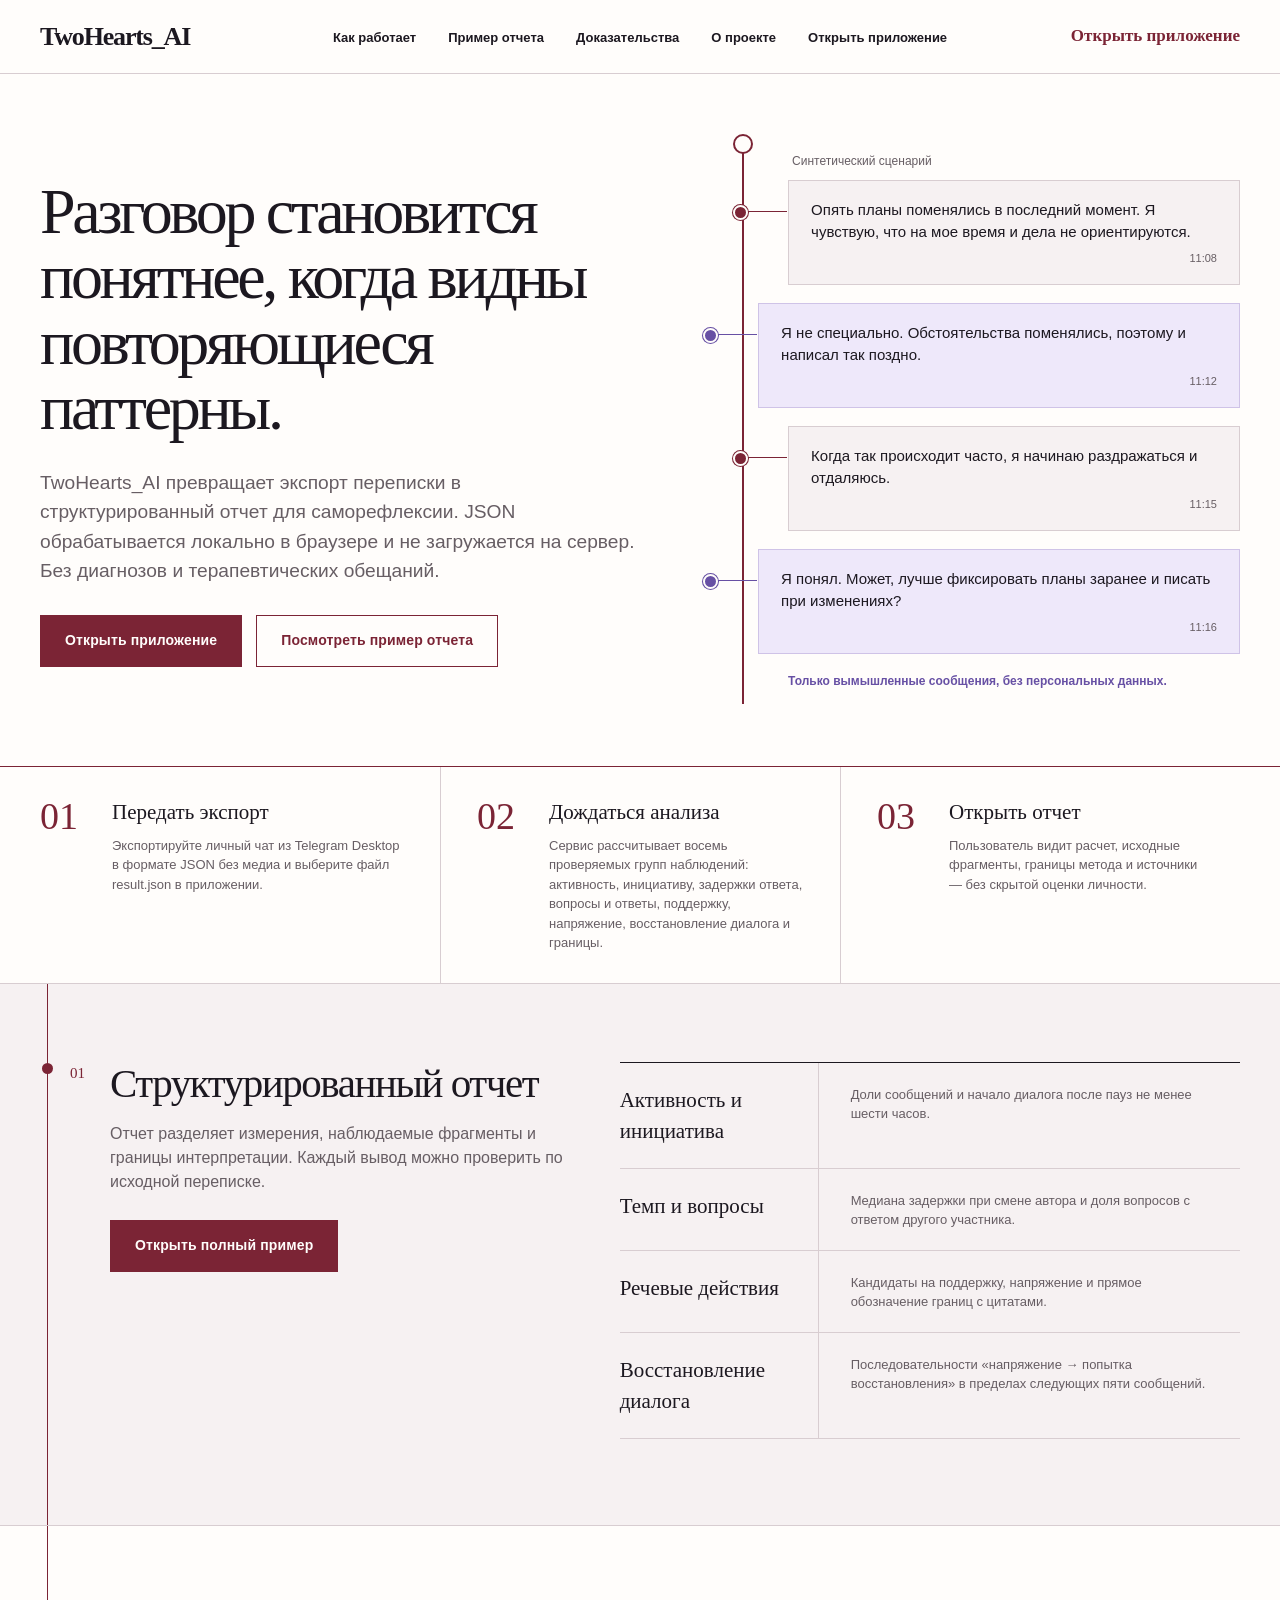
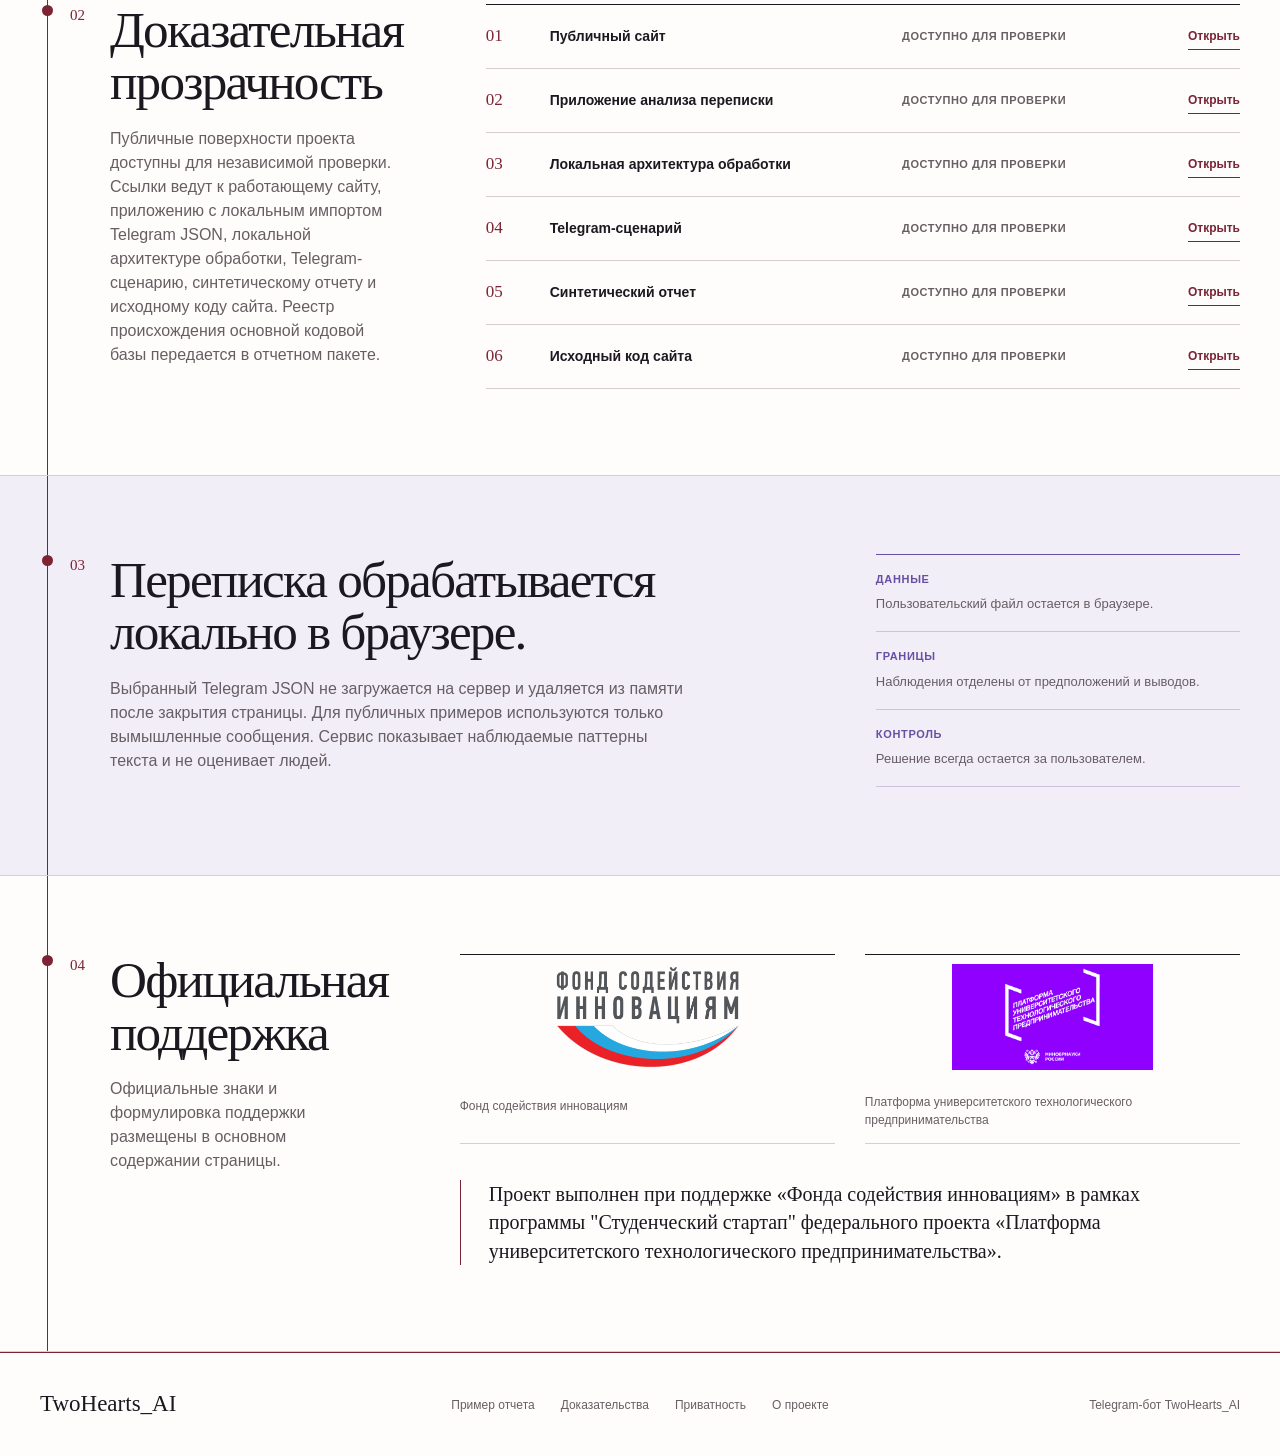
<file: index.html>
<!doctype html>
<html lang="ru">
  <head>
    <meta charset="utf-8" />
    <meta name="viewport" content="width=device-width, initial-scale=1" />
    <meta
      name="description"
      content="TwoHearts_AI превращает Telegram JSON в структурированный отчет о наблюдаемых паттернах коммуникации. Файл обрабатывается локально в браузере."
    />
    <link rel="canonical" href="https://twohearts-ai-site.pages.dev/" />
    <link rel="icon" href="/imgs/og.jpg" type="image/jpeg" />
    <meta property="og:type" content="website" />
    <meta property="og:locale" content="ru_RU" />
    <meta property="og:site_name" content="TwoHearts_AI" />
    <meta
      property="og:title"
      content="TwoHearts_AI — разговор становится понятнее"
    />
    <meta
      property="og:description"
      content="Структурированный отчет о наблюдаемых паттернах коммуникации. Telegram JSON обрабатывается локально в браузере."
    />
    <meta property="og:url" content="https://twohearts-ai-site.pages.dev/" />
    <meta
      property="og:image"
      content="https://twohearts-ai-site.pages.dev/imgs/og.jpg"
    />
    <meta property="og:image:width" content="1200" />
    <meta property="og:image:height" content="630" />
    <meta
      property="og:image:alt"
      content="TwoHearts_AI — разговор становится понятнее. Telegram JSON обрабатывается локально в браузере."
    />
    <meta name="twitter:card" content="summary_large_image" />
    <meta
      name="twitter:title"
      content="TwoHearts_AI — разговор становится понятнее"
    />
    <meta
      name="twitter:description"
      content="Структурированный отчет о наблюдаемых паттернах коммуникации. Telegram JSON обрабатывается локально в браузере."
    />
    <meta
      name="twitter:image"
      content="https://twohearts-ai-site.pages.dev/imgs/og.jpg"
    />
    <title>TwoHearts_AI — анализ паттернов коммуникации</title>
    <style>
      :root {
        color-scheme: light;
        --white: #fffdfb;
        --paper: #f6f1f2;
        --paper-violet: #f2eef8;
        --ink: #1c1820;
        --muted: #675e64;
        --line: #d8cdd1;
        --wine: #7b2435;
        --wine-dark: #541724;
        --wine-soft: #f1dfe3;
        --violet: #6750a4;
        --violet-soft: #eee8fa;
        --serif:
          "Iowan Old Style", "Palatino Linotype", Palatino, Georgia, serif;
        --sans:
          Inter, ui-sans-serif, -apple-system, BlinkMacSystemFont, "Segoe UI",
          sans-serif;
        --page: min(1460px, calc(100% - 80px));
      }

      * {
        box-sizing: border-box;
      }

      html {
        scroll-behavior: smooth;
      }

      body {
        margin: 0;
        background: var(--white);
        color: var(--ink);
        font-family: var(--sans);
        font-size: 16px;
        line-height: 1.5;
        text-rendering: optimizeLegibility;
      }

      a {
        color: inherit;
      }

      a:focus-visible,
      button:focus-visible {
        outline: 3px solid var(--violet);
        outline-offset: 4px;
      }

      .shell {
        width: var(--page);
        margin-inline: auto;
      }

      .site-header {
        position: relative;
        z-index: 20;
        height: 74px;
        display: flex;
        align-items: center;
        border-bottom: 1px solid var(--line);
        background: var(--white);
      }

      .nav {
        display: grid;
        grid-template-columns: 1fr auto 1fr;
        gap: 34px;
        align-items: center;
      }

      .brand {
        font-family: var(--serif);
        font-size: 26px;
        font-weight: 600;
        letter-spacing: -0.045em;
        text-decoration: none;
      }

      .nav-links {
        display: flex;
        gap: 32px;
        align-items: center;
        margin: 0;
        padding: 0;
        list-style: none;
      }

      .nav-links a,
      .nav-demo {
        padding-block: 5px;
        border-bottom: 1px solid transparent;
        font-size: 13px;
        font-weight: 650;
        text-decoration: none;
        transition:
          border-color 160ms ease,
          color 160ms ease;
      }

      .nav-links a:hover,
      .nav-demo:hover {
        border-color: currentColor;
        color: var(--wine);
      }

      .nav-demo {
        justify-self: end;
        color: var(--wine);
        font-family: var(--serif);
        font-size: 17px;
      }

      .menu-button {
        display: none;
        width: 42px;
        height: 42px;
        align-items: center;
        justify-content: center;
        border: 1px solid var(--line);
        background: var(--white);
        color: var(--ink);
        cursor: pointer;
      }

      .menu-button span,
      .menu-button span::before,
      .menu-button span::after {
        width: 18px;
        height: 2px;
        display: block;
        background: currentColor;
        content: "";
      }

      .menu-button span {
        position: relative;
        font-size: 0;
        line-height: 0;
      }

      .menu-button span::before {
        position: absolute;
        top: -6px;
      }

      .menu-button span::after {
        position: absolute;
        top: 6px;
      }

      h1,
      h2,
      h3,
      p {
        margin-top: 0;
      }

      .hero {
        min-height: 568px;
        display: grid;
        grid-template-columns: minmax(0, 1.06fr) minmax(500px, 0.94fr);
        gap: clamp(54px, 6vw, 110px);
        align-items: center;
        padding: 58px 0 52px;
      }

      .hero h1 {
        max-width: 800px;
        margin-bottom: 28px;
        font-family: var(--serif);
        font-size: clamp(56px, 5vw, 78px);
        font-weight: 500;
        line-height: 1.02;
        letter-spacing: -0.052em;
      }

      .hero-copy {
        max-width: 650px;
        margin-bottom: 30px;
        color: var(--muted);
        font-size: clamp(17px, 1.5vw, 21px);
        line-height: 1.52;
      }

      .hero-actions,
      .report-actions {
        display: flex;
        flex-wrap: wrap;
        gap: 14px;
      }

      .button {
        min-height: 52px;
        display: inline-flex;
        align-items: center;
        justify-content: center;
        padding: 0 24px;
        border: 1px solid var(--wine);
        background: transparent;
        color: var(--wine);
        font-family: var(--sans);
        font-size: 14px;
        font-weight: 750;
        letter-spacing: 0.01em;
        text-decoration: none;
        transition:
          background 160ms ease,
          color 160ms ease,
          transform 160ms ease;
      }

      .button:hover {
        transform: translateY(-2px);
      }

      .button.primary {
        background: var(--wine);
        color: var(--white);
      }

      .button.primary:hover {
        background: var(--wine-dark);
      }

      .button.secondary:hover {
        background: var(--wine-soft);
      }

      .conversation {
        position: relative;
        min-height: 470px;
        padding: 30px 0 24px 76px;
      }

      .conversation::before {
        position: absolute;
        top: 6px;
        bottom: 10px;
        left: 30px;
        width: 2px;
        background: var(--wine);
        content: "";
      }

      .conversation::after {
        position: absolute;
        top: 2px;
        left: 21px;
        width: 16px;
        height: 16px;
        border: 2px solid var(--wine);
        border-radius: 50%;
        background: var(--white);
        content: "";
      }

      .conversation-date {
        margin: -10px 0 10px 4px;
        color: var(--muted);
        font-size: 12px;
      }

      .message {
        position: relative;
        max-width: 540px;
        margin-bottom: 18px;
        padding: 18px 22px;
        border: 1px solid var(--line);
        background: var(--paper);
      }

      .message::before {
        position: absolute;
        top: 30px;
        left: -48px;
        width: 46px;
        height: 1px;
        background: var(--wine);
        content: "";
      }

      .message::after {
        position: absolute;
        top: 24px;
        left: -56px;
        width: 11px;
        height: 11px;
        border: 2px solid var(--white);
        border-radius: 50%;
        background: var(--wine);
        box-shadow: 0 0 0 1px var(--wine);
        content: "";
      }

      .message.reply {
        margin-left: -30px;
        background: var(--violet-soft);
        border-color: #cfc3e7;
      }

      .message.reply::before {
        background: var(--violet);
      }

      .message.reply::after {
        background: var(--violet);
        box-shadow: 0 0 0 1px var(--violet);
      }

      .message p {
        margin-bottom: 7px;
        font-size: 15px;
        line-height: 1.45;
      }

      .message time {
        display: block;
        color: var(--muted);
        font-size: 11px;
        text-align: right;
      }

      .synthetic-caption {
        margin: 10px 0 0;
        color: var(--violet);
        font-size: 12px;
        font-weight: 700;
      }

      .workflow {
        border-top: 1px solid var(--wine);
        border-bottom: 1px solid var(--line);
      }

      .workflow-list {
        display: grid;
        grid-template-columns: repeat(3, minmax(0, 1fr));
      }

      .workflow-step {
        min-height: 148px;
        display: grid;
        grid-template-columns: 54px 1fr;
        gap: 18px;
        padding: 30px 36px 30px 0;
      }

      .workflow-step + .workflow-step {
        padding-left: 36px;
        border-left: 1px solid var(--line);
      }

      .workflow-step span {
        color: var(--wine);
        font-family: var(--serif);
        font-size: 38px;
        line-height: 1;
      }

      .workflow-step h2 {
        margin-bottom: 7px;
        font-family: var(--serif);
        font-size: 21px;
        font-weight: 500;
      }

      .workflow-step p {
        margin-bottom: 0;
        color: var(--muted);
        font-size: 13px;
      }

      .chapter {
        padding: 78px 0 86px;
        border-bottom: 1px solid var(--line);
      }

      .chapter-grid {
        display: grid;
        grid-template-columns: 42px minmax(0, 1fr);
        gap: 28px;
      }

      .chapter-rail {
        position: relative;
        color: var(--wine);
        font-family: var(--serif);
        font-size: 15px;
      }

      .chapter-rail::before {
        position: absolute;
        top: -78px;
        bottom: -86px;
        left: 7px;
        width: 1px;
        background: var(--wine);
        content: "";
      }

      .chapter-rail::after {
        position: absolute;
        top: 1px;
        left: 2px;
        width: 11px;
        height: 11px;
        border-radius: 50%;
        background: var(--wine);
        content: "";
      }

      .chapter-rail span {
        position: relative;
        z-index: 1;
        display: block;
        margin-left: 30px;
        background: var(--white);
      }

      .report {
        background: var(--paper);
      }

      .report .chapter-rail span {
        background: var(--paper);
      }

      .report-layout {
        display: grid;
        grid-template-columns: minmax(400px, 0.85fr) minmax(0, 1.15fr);
        gap: clamp(32px, 4vw, 64px);
      }

      .report-layout > * {
        min-width: 0;
      }

      .report-layout .section-title {
        font-size: clamp(38px, 3.2vw, 46px);
      }

      .section-title {
        margin-bottom: 18px;
        font-family: var(--serif);
        font-size: clamp(38px, 4vw, 54px);
        font-weight: 500;
        line-height: 1.03;
        letter-spacing: -0.035em;
      }

      .section-copy {
        max-width: 580px;
        color: var(--muted);
      }

      .report-actions {
        margin-top: 26px;
      }

      .report-sheet {
        border-top: 1px solid var(--ink);
      }

      .report-row {
        display: grid;
        grid-template-columns: minmax(190px, 0.75fr) minmax(0, 1.6fr);
        min-height: 78px;
        border-bottom: 1px solid var(--line);
      }

      .report-row h3,
      .report-row p {
        margin-bottom: 0;
        padding: 22px 26px 20px 0;
      }

      .report-row h3 {
        font-family: var(--serif);
        font-size: 21px;
        font-weight: 500;
      }

      .report-row p {
        padding-left: 32px;
        border-left: 1px solid var(--line);
        color: var(--muted);
        font-size: 13px;
      }

      .evidence-layout {
        display: grid;
        grid-template-columns: minmax(280px, 0.55fr) minmax(0, 1.45fr);
        gap: clamp(46px, 7vw, 110px);
      }

      .evidence-list {
        border-top: 1px solid var(--ink);
      }

      .evidence-row {
        min-height: 64px;
        display: grid;
        grid-template-columns: 44px minmax(180px, 1fr) minmax(160px, 0.8fr) auto;
        gap: 20px;
        align-items: center;
        border-bottom: 1px solid var(--line);
      }

      .evidence-row > span:first-child {
        color: var(--wine);
        font-family: var(--serif);
        font-size: 17px;
      }

      .evidence-row strong {
        font-size: 14px;
      }

      .evidence-status {
        color: var(--muted);
        font-size: 11px;
        font-weight: 700;
        letter-spacing: 0.05em;
        text-transform: uppercase;
      }

      .evidence-row a {
        padding-block: 4px;
        border-bottom: 1px solid currentColor;
        color: var(--wine);
        font-size: 12px;
        font-weight: 750;
        text-decoration: none;
      }

      .evidence-row a:hover {
        color: var(--violet);
      }

      .privacy {
        background: var(--paper-violet);
      }

      .privacy .chapter-rail span {
        background: var(--paper-violet);
      }

      .privacy-layout {
        display: grid;
        grid-template-columns: minmax(0, 1.3fr) minmax(280px, 0.7fr);
        gap: clamp(46px, 7vw, 110px);
        align-items: start;
      }

      .privacy h2 {
        max-width: 980px;
        margin-bottom: 18px;
      }

      .privacy-principles {
        border-top: 1px solid var(--violet);
      }

      .privacy-principle {
        padding: 16px 0;
        border-bottom: 1px solid #cec3de;
      }

      .privacy-principle strong {
        display: block;
        margin-bottom: 4px;
        color: var(--violet);
        font-size: 11px;
        letter-spacing: 0.06em;
        text-transform: uppercase;
      }

      .privacy-principle span {
        color: var(--muted);
        font-size: 13px;
      }

      .support {
        background: var(--white);
      }

      .support-layout {
        display: grid;
        grid-template-columns: minmax(260px, 0.5fr) minmax(0, 1.5fr);
        gap: clamp(44px, 7vw, 100px);
      }

      .support-logos {
        display: grid;
        grid-template-columns: repeat(2, minmax(0, 1fr));
        gap: 30px;
        margin-bottom: 36px;
      }

      .support-logo {
        min-height: 190px;
        display: grid;
        grid-template-rows: 124px auto;
        align-items: center;
        border-top: 1px solid var(--ink);
        border-bottom: 1px solid var(--line);
        text-decoration: none;
      }

      .support-logo img {
        width: auto;
        max-width: min(100%, 300px);
        max-height: 106px;
        display: block;
        margin: 8px auto;
        object-fit: contain;
      }

      .support-logo span {
        min-height: 52px;
        padding: 12px 0;
        color: var(--muted);
        font-size: 12px;
      }

      .support-logo:hover span {
        color: var(--wine);
      }

      .support-text {
        max-width: 900px;
        margin-bottom: 0;
        padding-left: 28px;
        border-left: 1px solid var(--wine);
        font-family: var(--serif);
        font-size: 20px;
        line-height: 1.42;
      }

      .footer {
        min-height: 104px;
        display: flex;
        align-items: center;
        border-top: 1px solid var(--wine);
        background: var(--white);
      }

      .footer-inner {
        display: grid;
        grid-template-columns: 1fr auto 1fr;
        gap: 28px;
        align-items: center;
      }

      .footer-brand {
        font-family: var(--serif);
        font-size: 23px;
        text-decoration: none;
      }

      .footer-links {
        display: flex;
        gap: 26px;
      }

      .footer-links a,
      .footer-contact {
        color: var(--muted);
        font-size: 12px;
        text-decoration: none;
      }

      .footer-links a:hover,
      .footer-contact:hover {
        color: var(--wine);
      }

      .footer-contact {
        justify-self: end;
      }

      @media (max-width: 1080px) {
        :root {
          --page: min(100% - 48px, 960px);
        }

        .nav {
          grid-template-columns: 1fr auto;
        }

        .menu-button {
          display: inline-flex;
          justify-self: end;
        }

        .nav-demo {
          display: none;
        }

        .nav-links {
          position: absolute;
          top: 74px;
          right: 24px;
          left: 24px;
          display: none;
          flex-direction: column;
          align-items: stretch;
          gap: 0;
          padding: 14px;
          border: 1px solid var(--line);
          background: var(--white);
          box-shadow: 0 18px 34px rgba(28, 24, 32, 0.12);
        }

        .nav-links.open {
          display: flex;
        }

        .nav-links a {
          min-height: 44px;
          display: flex;
          align-items: center;
          padding-inline: 10px;
        }

        .hero {
          grid-template-columns: 1fr;
          gap: 22px;
          padding-top: 64px;
        }

        .hero-copy {
          max-width: 720px;
        }

        .conversation {
          max-width: 720px;
          margin-left: 50px;
        }

        .report-layout,
        .evidence-layout,
        .support-layout {
          grid-template-columns: 1fr;
          gap: 42px;
        }

        .privacy-layout {
          grid-template-columns: 1fr;
          gap: 36px;
        }

        .footer-inner {
          grid-template-columns: 1fr auto;
        }

        .footer-links {
          display: none;
        }
      }

      @media (max-width: 720px) {
        :root {
          --page: calc(100% - 32px);
        }

        .site-header {
          height: 66px;
        }

        .nav-links {
          top: 66px;
          right: 16px;
          left: 16px;
        }

        .hero {
          min-height: auto;
          padding: 44px 0 38px;
        }

        .hero h1 {
          font-size: clamp(46px, 13.5vw, 64px);
        }

        .hero-copy {
          font-size: 17px;
        }

        .hero-actions,
        .report-actions {
          flex-direction: column;
        }

        .button {
          width: 100%;
        }

        .conversation {
          min-height: auto;
          margin-left: 0;
          padding-left: 44px;
        }

        .conversation::before {
          left: 12px;
        }

        .conversation::after {
          left: 3px;
        }

        .message::before {
          left: -34px;
          width: 32px;
        }

        .message::after {
          left: -42px;
        }

        .message.reply {
          margin-left: 12px;
        }

        .workflow-list {
          grid-template-columns: 1fr;
        }

        .workflow-step,
        .workflow-step + .workflow-step {
          min-height: auto;
          padding: 24px 0;
          border-left: 0;
          border-bottom: 1px solid var(--line);
        }

        .chapter {
          padding: 60px 0 66px;
        }

        .chapter-grid {
          grid-template-columns: 26px minmax(0, 1fr);
          gap: 16px;
        }

        .chapter-rail::before {
          top: -60px;
          bottom: -66px;
        }

        .chapter-rail span {
          display: none;
        }

        .section-title {
          font-size: 38px;
        }

        .report-layout .section-title {
          overflow-wrap: anywhere;
          font-size: 34px;
        }

        .report-row {
          grid-template-columns: 1fr;
          padding: 17px 0;
        }

        .report-row h3,
        .report-row p {
          padding: 0;
        }

        .report-row p {
          margin-top: 7px;
          border-left: 0;
        }

        .evidence-row {
          grid-template-columns: 34px minmax(0, 1fr);
          gap: 8px 12px;
          padding: 15px 0;
        }

        .evidence-status,
        .evidence-row a {
          grid-column: 2;
          justify-self: start;
        }

        .support-logos {
          grid-template-columns: 1fr;
        }

        .support-logo {
          min-height: 168px;
        }

        .support-text {
          padding-left: 18px;
          font-size: 18px;
        }

        .footer {
          padding: 24px 0;
        }

        .footer-inner {
          grid-template-columns: 1fr;
          gap: 8px;
        }

        .footer-contact {
          justify-self: start;
        }
      }

      @media (prefers-reduced-motion: reduce) {
        html {
          scroll-behavior: auto;
        }

        *,
        *::before,
        *::after {
          transition-duration: 0.01ms !important;
          animation-duration: 0.01ms !important;
          animation-iteration-count: 1 !important;
        }
      }
    </style>
  </head>
  <body>
    <header class="site-header">
      <nav class="nav shell" aria-label="Основная навигация">
        <a class="brand" href="#top">TwoHearts_AI</a>
        <button
          class="menu-button"
          type="button"
          aria-controls="nav-links"
          aria-expanded="false"
          aria-label="Открыть меню"
        >
          <span aria-hidden="true">&#8203;</span>
        </button>
        <ul class="nav-links" id="nav-links">
          <li><a href="#workflow">Как работает</a></li>
          <li><a href="#report">Пример отчета</a></li>
          <li><a href="#evidence">Доказательства</a></li>
          <li><a href="#support">О проекте</a></li>
          <li>
            <a href="https://twohearts-ai.baltsat.workers.dev/"
              >Открыть приложение</a
            >
          </li>
        </ul>
        <a
          class="nav-demo"
          href="https://twohearts-ai.baltsat.workers.dev/"
          rel="noopener noreferrer"
          >Открыть приложение</a
        >
      </nav>
    </header>

    <main id="top">
      <section class="hero shell" aria-labelledby="hero-title">
        <div>
          <h1 id="hero-title">
            Разговор становится понятнее, когда видны повторяющиеся паттерны.
          </h1>
          <p class="hero-copy">
            TwoHearts_AI превращает экспорт переписки в структурированный отчет
            для саморефлексии. JSON обрабатывается локально в браузере и не
            загружается на сервер. Без диагнозов и терапевтических обещаний.
          </p>
          <div class="hero-actions">
            <a
              class="button primary"
              href="https://twohearts-ai.baltsat.workers.dev/"
              rel="noopener noreferrer"
              >Открыть приложение</a
            >
            <a class="button secondary" href="/sample-report"
              >Посмотреть пример отчета</a
            >
          </div>
        </div>

        <aside class="conversation" aria-label="Синтетический пример переписки">
          <p class="conversation-date">Синтетический сценарий</p>
          <article class="message">
            <p>
              Опять планы поменялись в последний момент. Я чувствую, что на мое
              время и дела не ориентируются.
            </p>
            <time datetime="11:08">11:08</time>
          </article>
          <article class="message reply">
            <p>
              Я не специально. Обстоятельства поменялись, поэтому и написал так
              поздно.
            </p>
            <time datetime="11:12">11:12</time>
          </article>
          <article class="message">
            <p>
              Когда так происходит часто, я начинаю раздражаться и отдаляюсь.
            </p>
            <time datetime="11:15">11:15</time>
          </article>
          <article class="message reply">
            <p>
              Я понял. Может, лучше фиксировать планы заранее и писать при
              изменениях?
            </p>
            <time datetime="11:16">11:16</time>
          </article>
          <p class="synthetic-caption">
            Только вымышленные сообщения, без персональных данных.
          </p>
        </aside>
      </section>

      <section class="workflow" id="workflow" aria-label="Сценарий работы">
        <div class="workflow-list shell">
          <article class="workflow-step">
            <span aria-hidden="true">01</span>
            <div>
              <h2>Передать экспорт</h2>
              <p>
                Экспортируйте личный чат из Telegram Desktop в формате JSON без
                медиа и выберите файл result.json в приложении.
              </p>
            </div>
          </article>
          <article class="workflow-step">
            <span aria-hidden="true">02</span>
            <div>
              <h2>Дождаться анализа</h2>
              <p>
                Сервис рассчитывает восемь проверяемых групп наблюдений:
                активность, инициативу, задержки ответа, вопросы и ответы,
                поддержку, напряжение, восстановление диалога и границы.
              </p>
            </div>
          </article>
          <article class="workflow-step">
            <span aria-hidden="true">03</span>
            <div>
              <h2>Открыть отчет</h2>
              <p>
                Пользователь видит расчет, исходные фрагменты, границы метода и
                источники — без скрытой оценки личности.
              </p>
            </div>
          </article>
        </div>
      </section>

      <section
        class="chapter report"
        id="report"
        aria-labelledby="report-title"
      >
        <div class="chapter-grid shell">
          <div class="chapter-rail" aria-hidden="true"><span>01</span></div>
          <div class="report-layout">
            <div>
              <h2 class="section-title" id="report-title">
                Структурированный отчет
              </h2>
              <p class="section-copy">
                Отчет разделяет измерения, наблюдаемые фрагменты и границы
                интерпретации. Каждый вывод можно проверить по исходной
                переписке.
              </p>
              <div class="report-actions">
                <a class="button primary" href="/sample-report"
                  >Открыть полный пример</a
                >
              </div>
            </div>
            <div
              class="report-sheet"
              aria-label="Структура демонстрационного отчета"
            >
              <article class="report-row">
                <h3>Активность и инициатива</h3>
                <p>
                  Доли сообщений и начало диалога после пауз не менее шести
                  часов.
                </p>
              </article>
              <article class="report-row">
                <h3>Темп и вопросы</h3>
                <p>
                  Медиана задержки при смене автора и доля вопросов с ответом
                  другого участника.
                </p>
              </article>
              <article class="report-row">
                <h3>Речевые действия</h3>
                <p>
                  Кандидаты на поддержку, напряжение и прямое обозначение границ
                  с цитатами.
                </p>
              </article>
              <article class="report-row">
                <h3>Восстановление диалога</h3>
                <p>
                  Последовательности «напряжение → попытка восстановления» в
                  пределах следующих пяти сообщений.
                </p>
              </article>
            </div>
          </div>
        </div>
      </section>

      <section
        class="chapter evidence"
        id="evidence"
        aria-labelledby="evidence-title"
      >
        <div class="chapter-grid shell">
          <div class="chapter-rail" aria-hidden="true"><span>02</span></div>
          <div class="evidence-layout">
            <div>
              <h2 class="section-title" id="evidence-title">
                Доказательная прозрачность
              </h2>
              <p class="section-copy">
                Публичные поверхности проекта доступны для независимой проверки.
                Ссылки ведут к работающему сайту, приложению с локальным
                импортом Telegram JSON, локальной архитектуре обработки,
                Telegram-сценарию, синтетическому отчету и исходному коду сайта.
                Реестр происхождения основной кодовой базы передается в отчетном
                пакете.
              </p>
            </div>
            <div class="evidence-list" aria-label="Проверяемые материалы">
              <div class="evidence-row">
                <span>01</span>
                <strong>Публичный сайт</strong>
                <span class="evidence-status">доступно для проверки</span>
                <a href="https://twohearts-ai-site.pages.dev/">Открыть</a>
              </div>
              <div class="evidence-row">
                <span>02</span>
                <strong>Приложение анализа переписки</strong>
                <span class="evidence-status">доступно для проверки</span>
                <a href="https://twohearts-ai.baltsat.workers.dev/">Открыть</a>
              </div>
              <div class="evidence-row">
                <span>03</span>
                <strong>Локальная архитектура обработки</strong>
                <span class="evidence-status">доступно для проверки</span>
                <a href="https://twohearts-ai.baltsat.workers.dev/">Открыть</a>
              </div>
              <div class="evidence-row">
                <span>04</span>
                <strong>Telegram-сценарий</strong>
                <span class="evidence-status">доступно для проверки</span>
                <a href="https://t.me/twoheartsai_bot">Открыть</a>
              </div>
              <div class="evidence-row">
                <span>05</span>
                <strong>Синтетический отчет</strong>
                <span class="evidence-status">доступно для проверки</span>
                <a href="/sample-report">Открыть</a>
              </div>
              <div class="evidence-row">
                <span>06</span>
                <strong>Исходный код сайта</strong>
                <span class="evidence-status">доступно для проверки</span>
                <a href="https://github.com/TwoHearts-AI/TwoHearts-ai.github.io"
                  >Открыть</a
                >
              </div>
            </div>
          </div>
        </div>
      </section>

      <section
        class="chapter privacy"
        id="privacy"
        aria-labelledby="privacy-title"
      >
        <div class="chapter-grid shell">
          <div class="chapter-rail" aria-hidden="true"><span>03</span></div>
          <div class="privacy-layout">
            <div>
              <h2 class="section-title" id="privacy-title">
                Переписка обрабатывается локально в браузере.
              </h2>
              <p class="section-copy">
                Выбранный Telegram JSON не загружается на сервер и удаляется из
                памяти после закрытия страницы. Для публичных примеров
                используются только вымышленные сообщения. Сервис показывает
                наблюдаемые паттерны текста и не оценивает людей.
              </p>
            </div>
            <div class="privacy-principles">
              <div class="privacy-principle">
                <strong>Данные</strong>
                <span>Пользовательский файл остается в браузере.</span>
              </div>
              <div class="privacy-principle">
                <strong>Границы</strong>
                <span>Наблюдения отделены от предположений и выводов.</span>
              </div>
              <div class="privacy-principle">
                <strong>Контроль</strong>
                <span>Решение всегда остается за пользователем.</span>
              </div>
            </div>
          </div>
        </div>
      </section>

      <section
        class="chapter support"
        id="support"
        aria-labelledby="support-title"
      >
        <div class="chapter-grid shell">
          <div class="chapter-rail" aria-hidden="true"><span>04</span></div>
          <div class="support-layout">
            <div>
              <h2 class="section-title" id="support-title">
                Официальная поддержка
              </h2>
              <p class="section-copy">
                Официальные знаки и формулировка поддержки размещены в основном
                содержании страницы.
              </p>
            </div>
            <div>
              <div
                class="support-logos"
                aria-label="Организации поддержки проекта"
              >
                <a
                  class="support-logo"
                  href="https://fasie.ru/"
                  rel="noopener noreferrer"
                >
                  <img
                    src="./imgs/fasie-logo.png"
                    alt="Фонд содействия инновациям"
                    width="376"
                    height="211"
                  />
                  <span>Фонд содействия инновациям</span>
                </a>
                <a
                  class="support-logo"
                  href="https://univertechpred.ru/"
                  rel="noopener noreferrer"
                >
                  <img
                    src="./imgs/univertechpred-logo.png"
                    alt="Платформа университетского технологического предпринимательства"
                    width="617"
                    height="324"
                  />
                  <span
                    >Платформа университетского технологического
                    предпринимательства</span
                  >
                </a>
              </div>
              <p
                class="support-text"
                data-support-text='Проект выполнен при поддержке «Фонда содействия инновациям» в рамках программы "Студенческий стартап" федерального проекта «Платформа университетского технологического предпринимательства».'
              >
                Проект выполнен при поддержке «Фонда содействия инновациям» в
                рамках программы "Студенческий стартап" федерального проекта
                «Платформа университетского технологического
                предпринимательства».
              </p>
            </div>
          </div>
        </div>
      </section>
    </main>

    <footer class="footer">
      <div class="footer-inner shell">
        <a class="footer-brand" href="#top">TwoHearts_AI</a>
        <nav class="footer-links" aria-label="Навигация в подвале">
          <a href="#report">Пример отчета</a>
          <a href="#evidence">Доказательства</a>
          <a href="#privacy">Приватность</a>
          <a href="#support">О проекте</a>
        </nav>
        <a class="footer-contact" href="https://t.me/twoheartsai_bot"
          >Telegram-бот TwoHearts_AI</a
        >
      </div>
    </footer>

    <script>
      const menuButton = document.querySelector(".menu-button");
      const navLinks = document.querySelector("#nav-links");

      menuButton.addEventListener("click", () => {
        const isOpen = navLinks.classList.toggle("open");
        menuButton.setAttribute("aria-expanded", String(isOpen));
        menuButton.setAttribute(
          "aria-label",
          isOpen ? "Закрыть меню" : "Открыть меню",
        );
      });

      navLinks.addEventListener("click", (event) => {
        if (event.target instanceof HTMLAnchorElement) {
          navLinks.classList.remove("open");
          menuButton.setAttribute("aria-expanded", "false");
          menuButton.setAttribute("aria-label", "Открыть меню");
        }
      });

      document.addEventListener("keydown", (event) => {
        if (event.key === "Escape") {
          navLinks.classList.remove("open");
          menuButton.setAttribute("aria-expanded", "false");
          menuButton.setAttribute("aria-label", "Открыть меню");
        }
      });
    </script>
  </body>
</html>
</file>
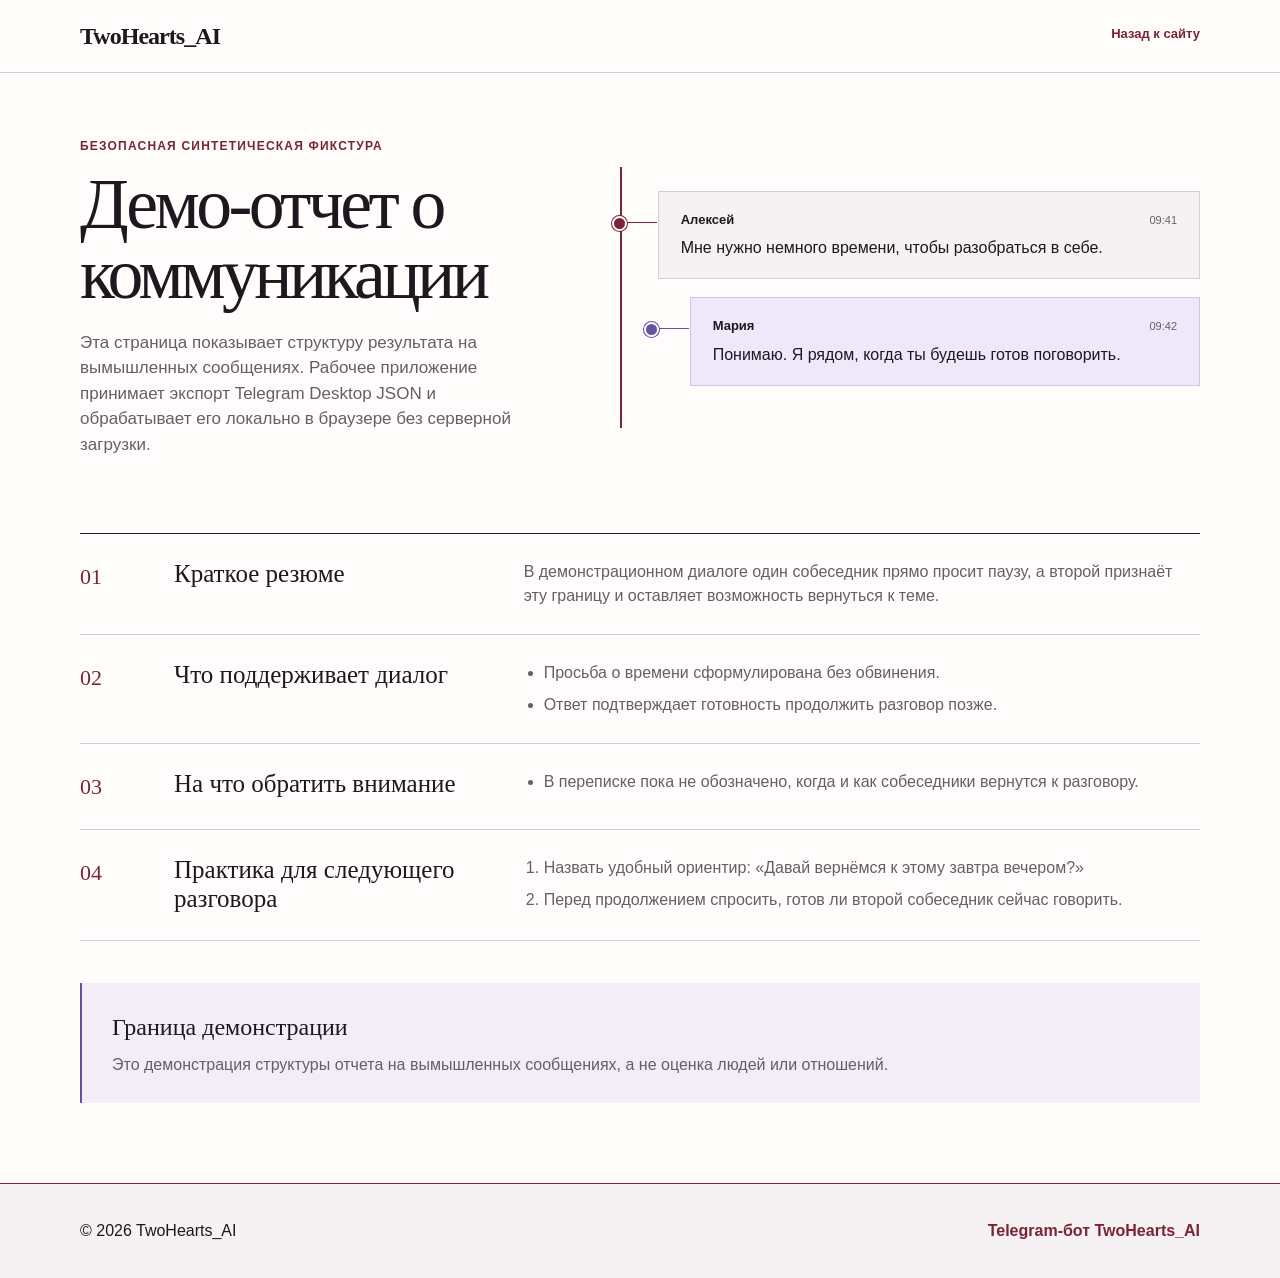
<file: sample-report.html>
<!doctype html>
<html lang="ru">
  <head>
    <meta charset="utf-8" />
    <meta name="viewport" content="width=device-width, initial-scale=1" />
    <meta name="robots" content="index, follow" />
    <meta
      name="description"
      content="Безопасный синтетический пример отчета TwoHearts_AI без пользовательских данных."
    />
    <title>TwoHearts_AI — синтетический демо-отчет</title>
    <link rel="stylesheet" href="/css/demo-report.css" />
  </head>
  <body>
    <header class="topbar">
      <div class="topbar-inner">
        <a class="brand" href="/">TwoHearts_AI</a>
        <a class="back-link" href="/#report">Назад к сайту</a>
      </div>
    </header>

    <main class="page">
      <section class="hero" aria-labelledby="report-title">
        <div class="hero-copy">
          <p class="kicker">Безопасная синтетическая фикстура</p>
          <h1 id="report-title">Демо-отчет о коммуникации</h1>
          <p class="lead">
            Эта страница показывает структуру результата на вымышленных
            сообщениях. Рабочее приложение принимает экспорт Telegram Desktop
            JSON и обрабатывает его локально в браузере без серверной загрузки.
          </p>
        </div>

        <div
          class="message-sequence"
          aria-label="Две реплики встроенного синтетического диалога"
        >
          <article class="message">
            <div class="message-meta">
              <strong>Алексей</strong>
              <time datetime="09:41">09:41</time>
            </div>
            <p>Мне нужно немного времени, чтобы разобраться в себе.</p>
          </article>
          <article class="message reply">
            <div class="message-meta">
              <strong>Мария</strong>
              <time datetime="09:42">09:42</time>
            </div>
            <p>Понимаю. Я рядом, когда ты будешь готов поговорить.</p>
          </article>
        </div>
      </section>

      <section class="report" aria-label="Структура синтетического отчета">
        <article class="report-section">
          <span class="section-number" aria-hidden="true">01</span>
          <div>
            <h2>Краткое резюме</h2>
            <p>
              В демонстрационном диалоге один собеседник прямо просит паузу, а
              второй признаёт эту границу и оставляет возможность вернуться к
              теме.
            </p>
          </div>
        </article>

        <article class="report-section">
          <span class="section-number" aria-hidden="true">02</span>
          <div>
            <h2>Что поддерживает диалог</h2>
            <ul>
              <li>Просьба о времени сформулирована без обвинения.</li>
              <li>Ответ подтверждает готовность продолжить разговор позже.</li>
            </ul>
          </div>
        </article>

        <article class="report-section">
          <span class="section-number" aria-hidden="true">03</span>
          <div>
            <h2>На что обратить внимание</h2>
            <ul>
              <li>
                В переписке пока не обозначено, когда и как собеседники вернутся
                к разговору.
              </li>
            </ul>
          </div>
        </article>

        <article class="report-section">
          <span class="section-number" aria-hidden="true">04</span>
          <div>
            <h2>Практика для следующего разговора</h2>
            <ol>
              <li>
                Назвать удобный ориентир: «Давай вернёмся к этому завтра
                вечером?»
              </li>
              <li>
                Перед продолжением спросить, готов ли второй собеседник сейчас
                говорить.
              </li>
            </ol>
          </div>
        </article>
      </section>

      <aside class="boundary" aria-labelledby="boundary-title">
        <h2 id="boundary-title">Граница демонстрации</h2>
        <p>
          Это демонстрация структуры отчета на вымышленных сообщениях, а не
          оценка людей или отношений.
        </p>
      </aside>
    </main>

    <footer class="footer">
      <div class="footer-inner">
        <p>© 2026 TwoHearts_AI</p>
        <a href="https://t.me/twoheartsai_bot">Telegram-бот TwoHearts_AI</a>
      </div>
    </footer>
  </body>
</html>
</file>
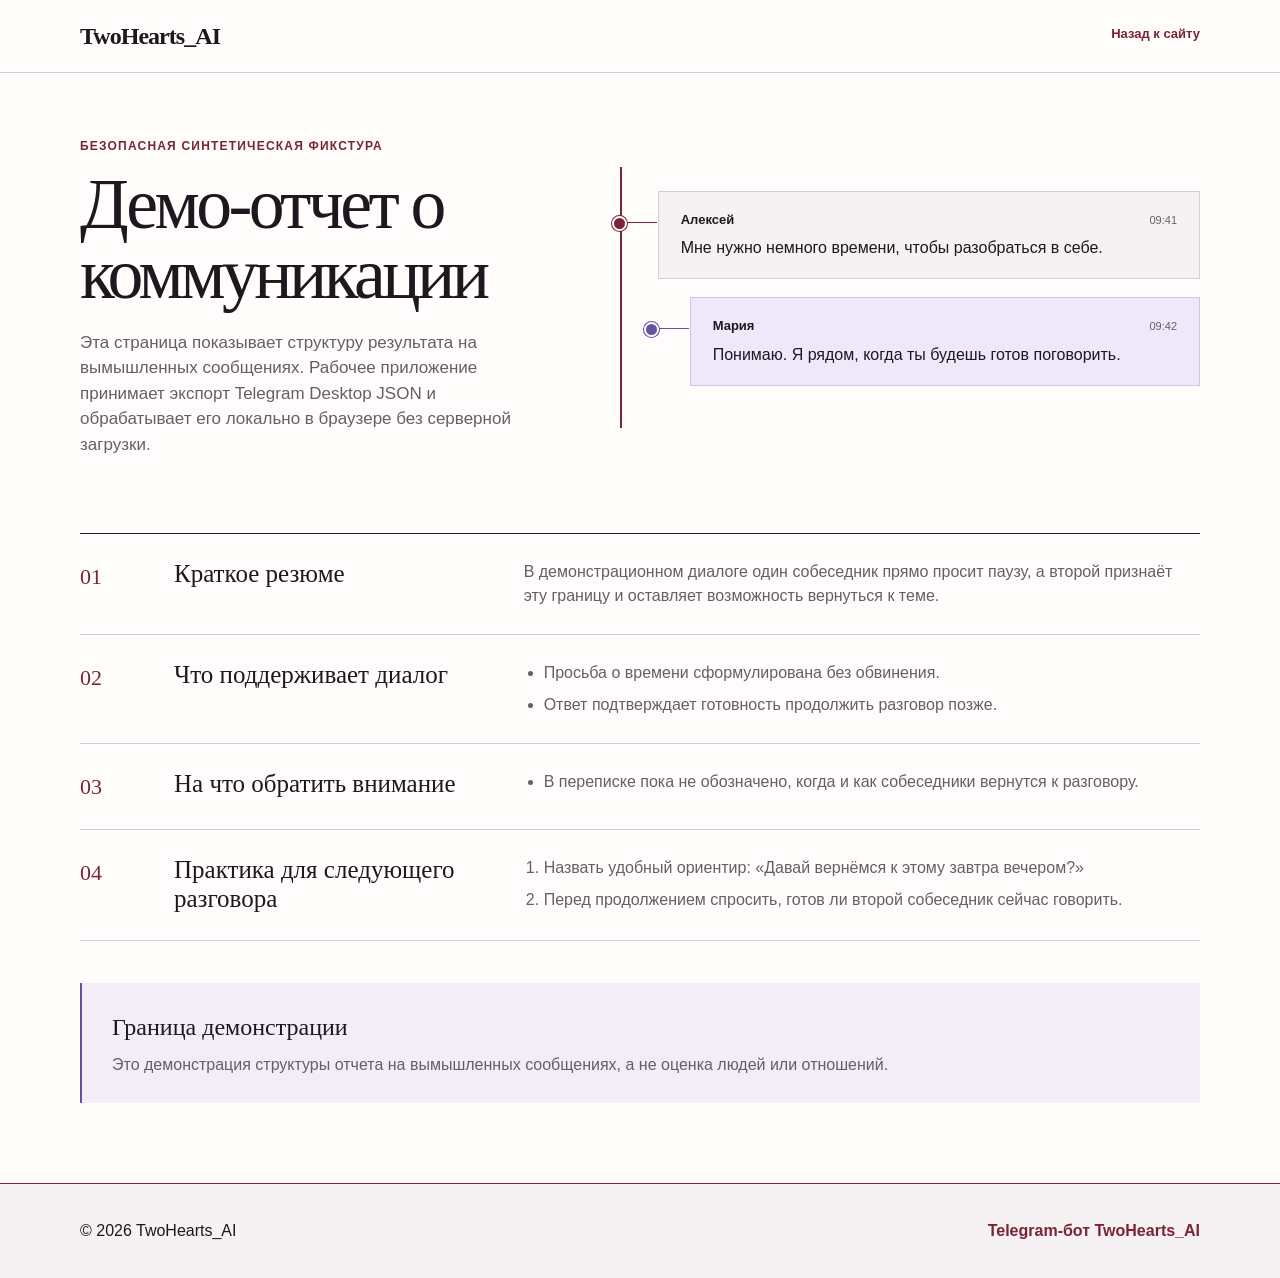
<file: samples/analysis_20.html>
<!doctype html>
<html lang="ru">
  <head>
    <meta charset="utf-8" />
    <meta name="viewport" content="width=device-width, initial-scale=1" />
    <meta name="robots" content="noindex, follow" />
    <meta http-equiv="refresh" content="0; url=demo-report.html" />
    <title>TwoHearts_AI — synthetic demo</title>
  </head>
  <body>
    <p>
      Публичный демо-отчет перенесен на
      <a href="demo-report.html">synthetic demo report</a>.
    </p>
  </body>
</html>
</file>
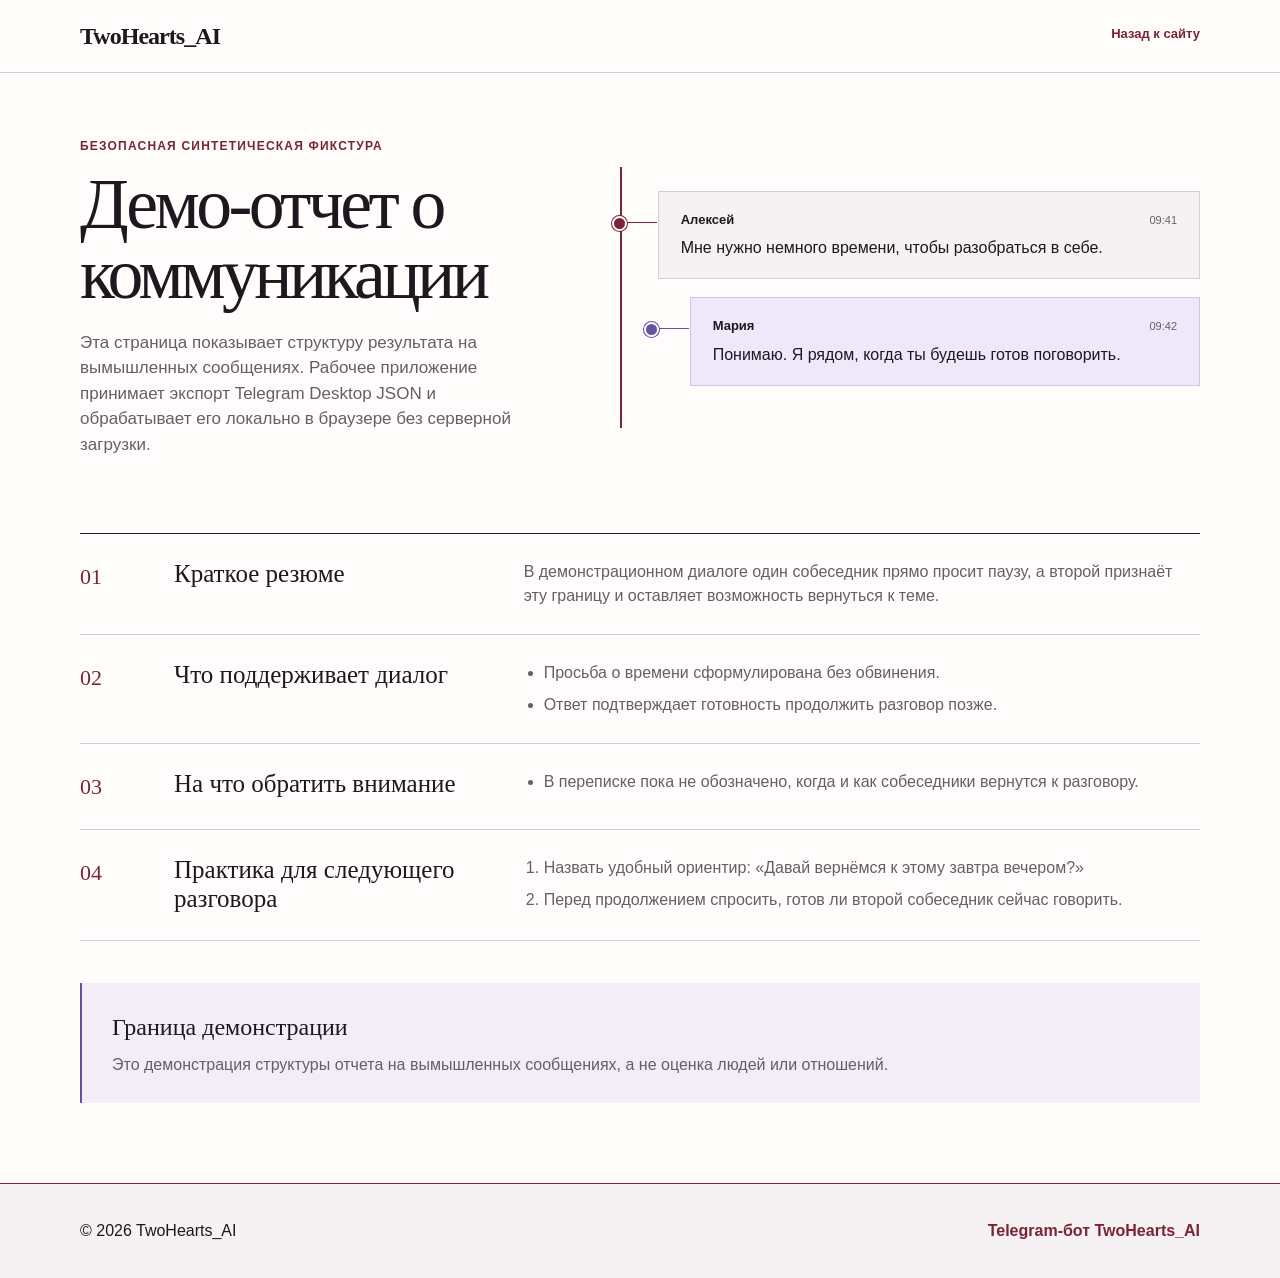
<file: samples/demo-report.html>
<!doctype html>
<html lang="ru">
  <head>
    <meta charset="utf-8" />
    <meta name="viewport" content="width=device-width, initial-scale=1" />
    <meta name="robots" content="index, follow" />
    <meta
      name="description"
      content="Безопасный синтетический пример отчета TwoHearts_AI без пользовательских данных."
    />
    <title>TwoHearts_AI — синтетический демо-отчет</title>
    <link rel="stylesheet" href="../css/demo-report.css" />
  </head>
  <body>
    <header class="topbar">
      <div class="topbar-inner">
        <a class="brand" href="../">TwoHearts_AI</a>
        <a class="back-link" href="../#report">Назад к сайту</a>
      </div>
    </header>

    <main class="page">
      <section class="hero" aria-labelledby="report-title">
        <div class="hero-copy">
          <p class="kicker">Безопасная синтетическая фикстура</p>
          <h1 id="report-title">Демо-отчет о коммуникации</h1>
          <p class="lead">
            Эта страница показывает структуру результата на вымышленных
            сообщениях. Рабочее приложение принимает экспорт Telegram Desktop
            JSON и обрабатывает его локально в браузере без серверной загрузки.
          </p>
        </div>

        <div
          class="message-sequence"
          aria-label="Две реплики встроенного синтетического диалога"
        >
          <article class="message">
            <div class="message-meta">
              <strong>Алексей</strong>
              <time datetime="09:41">09:41</time>
            </div>
            <p>Мне нужно немного времени, чтобы разобраться в себе.</p>
          </article>
          <article class="message reply">
            <div class="message-meta">
              <strong>Мария</strong>
              <time datetime="09:42">09:42</time>
            </div>
            <p>Понимаю. Я рядом, когда ты будешь готов поговорить.</p>
          </article>
        </div>
      </section>

      <section class="report" aria-label="Структура синтетического отчета">
        <article class="report-section">
          <span class="section-number" aria-hidden="true">01</span>
          <div>
            <h2>Краткое резюме</h2>
            <p>
              В демонстрационном диалоге один собеседник прямо просит паузу, а
              второй признаёт эту границу и оставляет возможность вернуться к
              теме.
            </p>
          </div>
        </article>

        <article class="report-section">
          <span class="section-number" aria-hidden="true">02</span>
          <div>
            <h2>Что поддерживает диалог</h2>
            <ul>
              <li>Просьба о времени сформулирована без обвинения.</li>
              <li>Ответ подтверждает готовность продолжить разговор позже.</li>
            </ul>
          </div>
        </article>

        <article class="report-section">
          <span class="section-number" aria-hidden="true">03</span>
          <div>
            <h2>На что обратить внимание</h2>
            <ul>
              <li>
                В переписке пока не обозначено, когда и как собеседники вернутся
                к разговору.
              </li>
            </ul>
          </div>
        </article>

        <article class="report-section">
          <span class="section-number" aria-hidden="true">04</span>
          <div>
            <h2>Практика для следующего разговора</h2>
            <ol>
              <li>
                Назвать удобный ориентир: «Давай вернёмся к этому завтра
                вечером?»
              </li>
              <li>
                Перед продолжением спросить, готов ли второй собеседник сейчас
                говорить.
              </li>
            </ol>
          </div>
        </article>
      </section>

      <aside class="boundary" aria-labelledby="boundary-title">
        <h2 id="boundary-title">Граница демонстрации</h2>
        <p>
          Это демонстрация структуры отчета на вымышленных сообщениях, а не
          оценка людей или отношений.
        </p>
      </aside>
    </main>

    <footer class="footer">
      <div class="footer-inner">
        <p>© 2026 TwoHearts_AI</p>
        <a href="https://t.me/twoheartsai_bot">Telegram-бот TwoHearts_AI</a>
      </div>
    </footer>
  </body>
</html>
</file>
<file: css/demo-report.css>
:root {
  color-scheme: light;
  --white: #fffdfb;
  --paper: #f6f1f2;
  --paper-violet: #f2eef8;
  --ink: #1c1820;
  --muted: #675e64;
  --line: #d8cdd1;
  --wine: #7b2435;
  --wine-soft: #f1dfe3;
  --violet: #6750a4;
  --violet-soft: #eee8fa;
  --serif: "Iowan Old Style", "Palatino Linotype", Palatino, Georgia, serif;
  --sans:
    Inter, ui-sans-serif, -apple-system, BlinkMacSystemFont, "Segoe UI",
    sans-serif;
}

* {
  box-sizing: border-box;
}

html {
  scroll-behavior: smooth;
}

body {
  margin: 0;
  background: var(--white);
  color: var(--ink);
  font-family: var(--sans);
  line-height: 1.5;
  text-rendering: optimizeLegibility;
}

a {
  color: inherit;
}

a:focus-visible {
  outline: 3px solid var(--violet);
  outline-offset: 4px;
}

.topbar {
  border-bottom: 1px solid var(--line);
}

.topbar-inner,
.page,
.footer-inner {
  width: min(1120px, calc(100% - 48px));
  margin-inline: auto;
}

.topbar-inner {
  min-height: 72px;
  display: flex;
  align-items: center;
  justify-content: space-between;
  gap: 24px;
}

.brand {
  font-family: var(--serif);
  font-size: 24px;
  font-weight: 600;
  letter-spacing: -0.04em;
  text-decoration: none;
}

.back-link {
  padding-bottom: 3px;
  border-bottom: 1px solid transparent;
  color: var(--wine);
  font-size: 13px;
  font-weight: 700;
  text-decoration: none;
}

.back-link:hover {
  border-color: currentColor;
}

.page {
  padding: 64px 0 80px;
}

.hero {
  display: grid;
  grid-template-columns: minmax(0, 0.85fr) minmax(420px, 1.15fr);
  gap: 76px;
  align-items: center;
  margin-bottom: 76px;
}

.kicker {
  margin: 0 0 14px;
  color: var(--wine);
  font-size: 12px;
  font-weight: 800;
  letter-spacing: 0.1em;
  text-transform: uppercase;
}

h1,
h2,
p {
  margin-top: 0;
}

h1 {
  margin-bottom: 20px;
  font-family: var(--serif);
  font-size: clamp(46px, 5.6vw, 72px);
  font-weight: 500;
  line-height: 0.98;
  letter-spacing: -0.05em;
}

.lead {
  max-width: 620px;
  margin-bottom: 0;
  color: var(--muted);
  font-size: 17px;
}

.message-sequence {
  position: relative;
  padding-left: 58px;
}

.message-sequence::before {
  position: absolute;
  top: -24px;
  bottom: -24px;
  left: 20px;
  width: 2px;
  background: var(--wine);
  content: "";
}

.message {
  position: relative;
  margin-bottom: 18px;
  padding: 18px 22px;
  border: 1px solid var(--line);
  background: var(--paper);
}

.message::before {
  position: absolute;
  top: 30px;
  left: -39px;
  width: 37px;
  height: 1px;
  background: var(--wine);
  content: "";
}

.message::after {
  position: absolute;
  top: 24px;
  left: -47px;
  width: 11px;
  height: 11px;
  border: 2px solid var(--white);
  border-radius: 50%;
  background: var(--wine);
  box-shadow: 0 0 0 1px var(--wine);
  content: "";
}

.message.reply {
  margin-left: 32px;
  background: var(--violet-soft);
  border-color: #cfc3e7;
}

.message.reply::before {
  background: var(--violet);
}

.message.reply::after {
  background: var(--violet);
  box-shadow: 0 0 0 1px var(--violet);
}

.message-meta {
  display: flex;
  align-items: baseline;
  justify-content: space-between;
  gap: 20px;
  margin-bottom: 7px;
}

.message-meta strong {
  font-size: 13px;
}

.message-meta time {
  color: var(--muted);
  font-size: 11px;
}

.message p {
  margin-bottom: 0;
}

.report {
  border-top: 1px solid var(--ink);
}

.report-section {
  display: grid;
  grid-template-columns: 70px minmax(220px, 0.65fr) minmax(0, 1.35fr);
  gap: 24px;
  padding: 26px 0;
  border-bottom: 1px solid var(--line);
}

.section-number {
  color: var(--wine);
  font-family: var(--serif);
  font-size: 22px;
}

.report-section > div {
  display: grid;
  grid-column: 2 / -1;
  grid-template-columns: subgrid;
}

.report-section h2 {
  margin-bottom: 0;
  padding-right: 20px;
  font-family: var(--serif);
  font-size: 25px;
  font-weight: 500;
  line-height: 1.15;
}

.report-section p,
.report-section ul,
.report-section ol {
  margin: 0;
  padding-left: 0;
  color: var(--muted);
}

.report-section ul,
.report-section ol {
  padding-left: 20px;
}

.report-section li + li {
  margin-top: 8px;
}

.boundary {
  margin-top: 42px;
  padding: 26px 30px;
  border-left: 2px solid var(--violet);
  background: var(--paper-violet);
}

.boundary h2 {
  margin-bottom: 8px;
  font-family: var(--serif);
  font-size: 24px;
  font-weight: 500;
}

.boundary p {
  max-width: 800px;
  margin-bottom: 0;
  color: var(--muted);
}

.footer {
  border-top: 1px solid var(--wine);
  background: var(--paper);
}

.footer-inner {
  min-height: 94px;
  display: flex;
  align-items: center;
  justify-content: space-between;
  gap: 20px;
}

.footer-inner p {
  margin-bottom: 0;
}

.footer a {
  color: var(--wine);
  font-weight: 700;
  text-decoration: none;
}

@media (max-width: 820px) {
  .hero {
    grid-template-columns: 1fr;
    gap: 48px;
  }

  .message-sequence {
    max-width: 680px;
  }

  .report-section {
    grid-template-columns: 46px 1fr;
  }

  .report-section > div {
    grid-column: 2;
    grid-template-columns: 1fr;
    gap: 12px;
  }
}

@media (max-width: 560px) {
  .topbar-inner,
  .page,
  .footer-inner {
    width: calc(100% - 32px);
  }

  .page {
    padding: 46px 0 60px;
  }

  h1 {
    font-size: 46px;
  }

  .message-sequence {
    padding-left: 38px;
  }

  .message-sequence::before {
    left: 10px;
  }

  .message::before {
    left: -29px;
    width: 27px;
  }

  .message::after {
    left: -37px;
  }

  .message.reply {
    margin-left: 10px;
  }

  .footer-inner,
  .topbar-inner {
    align-items: flex-start;
    flex-direction: column;
    justify-content: center;
    padding: 16px 0;
  }
}

@media (prefers-reduced-motion: reduce) {
  html {
    scroll-behavior: auto;
  }
}
</file>
